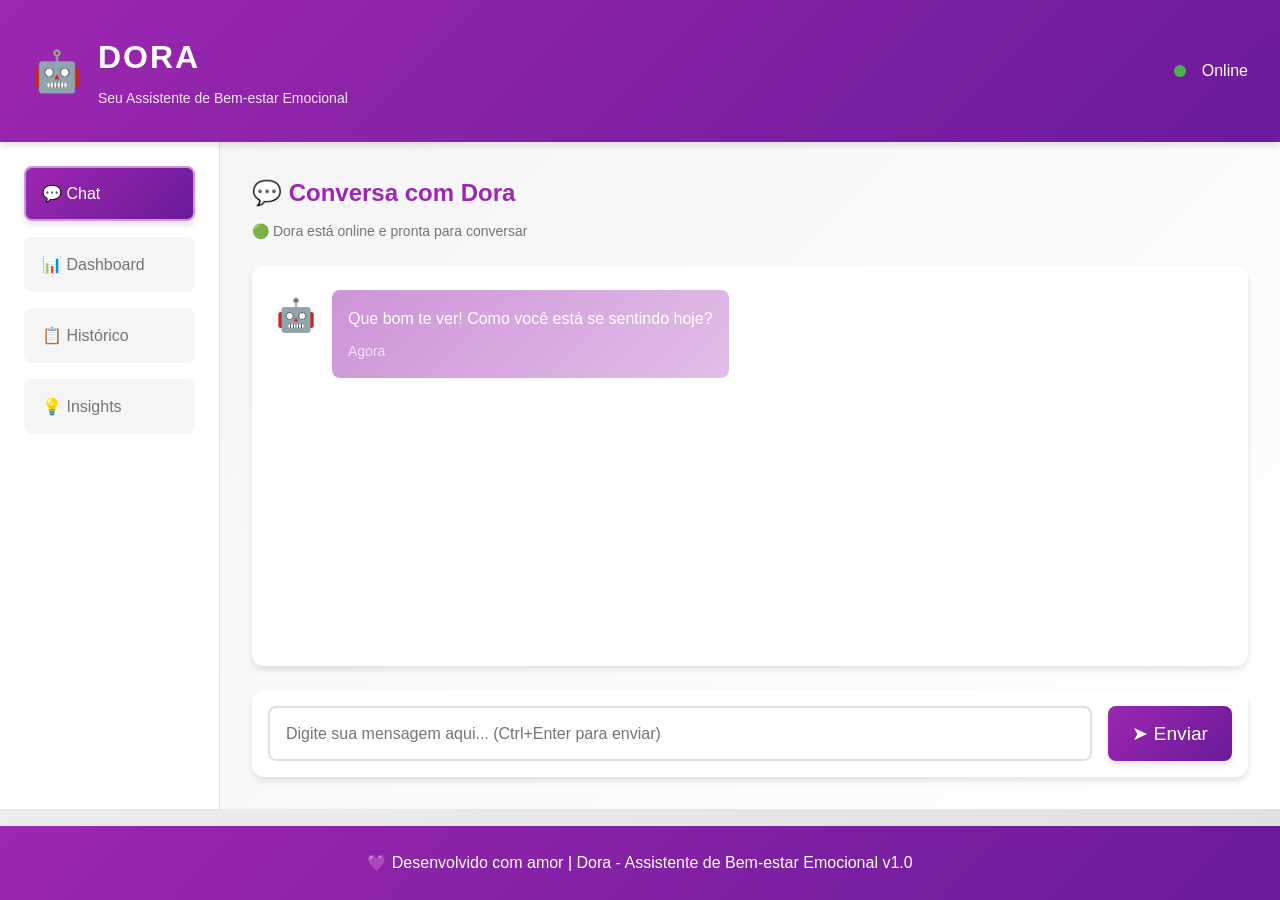
<file: lowcode.html>
<!DOCTYPE html>
<html lang="pt-BR">
<head>
    <meta charset="UTF-8">
    <meta name="viewport" content="width=device-width, initial-scale=1.0">
    <title>Dora - IA de Monitoramento Emocional</title>
    <style>
        /* ================================
           ROOT VARIABLES & RESET
           ================================ */

        :root {
            /* Colors */
            --primary-color: #9C27B0;
            --secondary-color: #6A1B9A;
            --accent-color: #CE93D8;
            --success-color: #4CAF50;
            --warning-color: #FFB300;
            --danger-color: #F44336;
            --info-color: #2196F3;
            
            /* Neutrals */
            --dark-bg: #0F0F1E;
            --light-bg: #F5F5F5;
            --card-bg: #FFFFFF;
            --text-primary: #212121;
            --text-secondary: #757575;
            --border-color: #E0E0E0;
            
            /* Spacing */
            --spacing-xs: 0.25rem;
            --spacing-sm: 0.5rem;
            --spacing-md: 1rem;
            --spacing-lg: 1.5rem;
            --spacing-xl: 2rem;
            --spacing-2xl: 3rem;
            
            /* Typography */
            --font-family: 'Segoe UI', Tahoma, Geneva, Verdana, sans-serif;
            --font-size-sm: 0.875rem;
            --font-size-base: 1rem;
            --font-size-lg: 1.125rem;
            --font-size-xl: 1.5rem;
            --font-size-2xl: 2rem;
            
            /* Shadows */
            --shadow-sm: 0 1px 2px rgba(0, 0, 0, 0.05);
            --shadow-md: 0 4px 6px rgba(0, 0, 0, 0.1);
            --shadow-lg: 0 10px 15px rgba(0, 0, 0, 0.1);
            --shadow-xl: 0 20px 25px rgba(0, 0, 0, 0.15);
            
            /* Transitions */
            --transition: all 0.3s ease;
        }

        /* Reset */
        * {
            margin: 0;
            padding: 0;
            box-sizing: border-box;
        }

        html, body {
            width: 100%;
            height: 100%;
        }

        body {
            font-family: var(--font-family);
            font-size: var(--font-size-base);
            color: var(--text-primary);
            background-color: var(--light-bg);
            line-height: 1.6;
        }

        /* ================================
           CONTAINER & LAYOUT
           ================================ */

        .container {
            display: flex;
            flex-direction: column;
            width: 100%;
            min-height: 100vh;
            background: linear-gradient(135deg, #f5f5f5 0%, #e0e0e0 100%);
        }

        .header {
            background: linear-gradient(135deg, var(--primary-color) 0%, var(--secondary-color) 100%);
            color: white;
            padding: var(--spacing-xl);
            box-shadow: var(--shadow-md);
            position: sticky;
            top: 0;
            z-index: 100;
        }

        .header-content {
            display: flex;
            justify-content: space-between;
            align-items: center;
            max-width: 1400px;
            margin: 0 auto;
            width: 100%;
        }

        .logo {
            display: flex;
            align-items: center;
            gap: var(--spacing-md);
        }

        .logo-icon {
            font-size: 2.5rem;
            animation: float 3s ease-in-out infinite;
        }

        @keyframes float {
            0%, 100% {
                transform: translateY(0px);
            }
            50% {
                transform: translateY(-10px);
            }
        }

        .logo h1 {
            font-size: var(--font-size-2xl);
            font-weight: 700;
            letter-spacing: 2px;
        }

        .tagline {
            font-size: var(--font-size-sm);
            opacity: 0.9;
            margin-top: var(--spacing-xs);
        }

        .user-info {
            display: flex;
            align-items: center;
            gap: var(--spacing-md);
        }

        .status-indicator {
            width: 12px;
            height: 12px;
            border-radius: 50%;
            background-color: #FFB300;
            animation: pulse 2s ease-in-out infinite;
        }

        .status-indicator.active {
            background-color: var(--success-color);
        }

        @keyframes pulse {
            0%, 100% {
                box-shadow: 0 0 0 0 rgba(76, 175, 80, 0.7);
            }
            50% {
                box-shadow: 0 0 0 6px rgba(76, 175, 80, 0);
            }
        }

        .main-content {
            flex: 1;
            display: flex;
            overflow: hidden;
        }

        .layout {
            display: flex;
            width: 100%;
            height: 100%;
        }

        /* ================================
           SIDEBAR NAVIGATION
           ================================ */

        .sidebar {
            width: 220px;
            background-color: var(--card-bg);
            border-right: 1px solid var(--border-color);
            padding: var(--spacing-lg);
            overflow-y: auto;
            box-shadow: var(--shadow-sm);
        }

        .nav-menu {
            display: flex;
            flex-direction: column;
            gap: var(--spacing-md);
        }

        .nav-item {
            padding: var(--spacing-md);
            background-color: var(--light-bg);
            border: 2px solid transparent;
            border-radius: 8px;
            font-size: var(--font-size-base);
            cursor: pointer;
            transition: var(--transition);
            text-align: left;
            font-weight: 500;
            color: var(--text-secondary);
        }

        .nav-item:hover {
            background-color: var(--primary-color);
            color: white;
            transform: translateX(5px);
        }

        .nav-item.active {
            background: linear-gradient(135deg, var(--primary-color), var(--secondary-color));
            color: white;
            border-color: var(--accent-color);
            box-shadow: var(--shadow-md);
        }

        /* ================================
           CONTENT AREA
           ================================ */

        .content-area {
            flex: 1;
            overflow-y: auto;
            padding: var(--spacing-xl);
            background: linear-gradient(135deg, #f5f5f5 0%, #ffffff 100%);
        }

        .section {
            display: none;
            animation: fadeIn 0.3s ease-in;
        }

        .section.active {
            display: block;
        }

        @keyframes fadeIn {
            from {
                opacity: 0;
                transform: translateY(10px);
            }
            to {
                opacity: 1;
                transform: translateY(0);
            }
        }

        /* ================================
           CHAT SECTION
           ================================ */

        .chat-header {
            margin-bottom: var(--spacing-lg);
        }

        .chat-header h2 {
            color: var(--primary-color);
            margin-bottom: var(--spacing-sm);
        }

        .chat-status {
            font-size: var(--font-size-sm);
            color: var(--text-secondary);
        }

        .chat-messages {
            background-color: var(--card-bg);
            border-radius: 12px;
            padding: var(--spacing-lg);
            margin-bottom: var(--spacing-lg);
            height: 400px;
            overflow-y: auto;
            box-shadow: var(--shadow-md);
            display: flex;
            flex-direction: column;
            gap: var(--spacing-md);
        }

        .message {
            display: flex;
            gap: var(--spacing-md);
            animation: slideIn 0.3s ease;
        }

        @keyframes slideIn {
            from {
                opacity: 0;
                transform: translateY(10px);
            }
            to {
                opacity: 1;
                transform: translateY(0);
            }
        }

        .message-avatar {
            font-size: 2rem;
            min-width: 40px;
            text-align: center;
        }

        .message-content {
            background-color: var(--light-bg);
            padding: var(--spacing-md);
            border-radius: 8px;
            max-width: 70%;
        }

        .message-content p {
            margin-bottom: var(--spacing-sm);
        }

        .dora-message .message-content {
            background: linear-gradient(135deg, var(--accent-color), #E1BEE7);
            color: white;
        }

        .user-message {
            justify-content: flex-end;
        }

        .user-message .message-content {
            background-color: var(--primary-color);
            color: white;
        }

        .timestamp {
            font-size: var(--font-size-sm);
            opacity: 0.7;
            display: block;
            margin-top: var(--spacing-sm);
        }

        .chat-input-area {
            background-color: var(--card-bg);
            border-radius: 12px;
            padding: var(--spacing-md);
            box-shadow: var(--shadow-md);
        }

        .chat-form {
            display: flex;
            gap: var(--spacing-md);
        }

        .message-input {
            flex: 1;
            padding: var(--spacing-md);
            border: 2px solid var(--border-color);
            border-radius: 8px;
            font-size: var(--font-size-base);
            font-family: var(--font-family);
            transition: var(--transition);
        }

        .message-input:focus {
            outline: none;
            border-color: var(--primary-color);
            box-shadow: 0 0 0 3px rgba(156, 39, 176, 0.1);
        }

        .send-button {
            padding: var(--spacing-md) var(--spacing-lg);
            background: linear-gradient(135deg, var(--primary-color), var(--secondary-color));
            color: white;
            border: none;
            border-radius: 8px;
            cursor: pointer;
            font-size: 1.2rem;
            transition: var(--transition);
            box-shadow: var(--shadow-md);
        }

        .send-button:hover {
            transform: translateY(-2px);
            box-shadow: var(--shadow-lg);
        }

        .send-button:active {
            transform: translateY(0);
        }

        /* ================================
           DASHBOARD SECTION
           ================================ */

        .dashboard-header, .history-header, .insights-header {
            margin-bottom: var(--spacing-2xl);
        }

        .dashboard-header h2, .history-header h2, .insights-header h2 {
            color: var(--primary-color);
            margin-bottom: var(--spacing-md);
        }

        .subtitle {
            color: var(--text-secondary);
            font-size: var(--font-size-lg);
        }

        .dashboard-grid {
            display: grid;
            grid-template-columns: repeat(auto-fit, minmax(300px, 1fr));
            gap: var(--spacing-lg);
        }

        .card {
            background-color: var(--card-bg);
            border-radius: 12px;
            padding: var(--spacing-lg);
            box-shadow: var(--shadow-md);
            transition: var(--transition);
        }

        .card:hover {
            transform: translateY(-5px);
            box-shadow: var(--shadow-lg);
        }

        .card h3 {
            color: var(--primary-color);
            margin-bottom: var(--spacing-md);
            font-size: var(--font-size-lg);
        }

        /* Emotional State Card */
        .emotional-state {
            grid-column: 1 / 2;
            display: flex;
            flex-direction: column;
            align-items: center;
            justify-content: center;
            text-align: center;
        }

        .emotion-display {
            margin: var(--spacing-xl) 0;
        }

        .emotion-circle {
            width: 120px;
            height: 120px;
            border-radius: 50%;
            background: linear-gradient(135deg, var(--accent-color), var(--primary-color));
            display: flex;
            align-items: center;
            justify-content: center;
            margin: 0 auto var(--spacing-md);
            box-shadow: var(--shadow-lg);
            animation: pulse-circle 2s ease-in-out infinite;
        }

        @keyframes pulse-circle {
            0%, 100% {
                transform: scale(1);
            }
            50% {
                transform: scale(1.05);
            }
        }

        .emotion-emoji {
            font-size: 3rem;
        }

        .emotion-label {
            font-size: var(--font-size-lg);
            color: var(--text-secondary);
            font-weight: 600;
        }

        /* Mood Chart */
        .mood-chart {
            grid-column: 2 / 3;
        }

        .chart-container {
            padding: var(--spacing-md) 0;
        }

        .bar-chart {
            display: flex;
            align-items: flex-end;
            justify-content: space-around;
            height: 150px;
            gap: var(--spacing-md);
            margin-bottom: var(--spacing-lg);
            padding: var(--spacing-md);
            background-color: var(--light-bg);
            border-radius: 8px;
        }

        .bar {
            flex: 1;
            background: linear-gradient(to top, var(--primary-color), var(--accent-color));
            border-radius: 4px 4px 0 0;
            min-height: 10px;
            transition: var(--transition);
            cursor: pointer;
        }

        .bar:hover {
            background: linear-gradient(to top, var(--secondary-color), var(--primary-color));
            transform: scaleY(1.05);
        }

        .chart-labels {
            display: flex;
            justify-content: space-around;
            gap: var(--spacing-md);
            font-size: var(--font-size-sm);
            color: var(--text-secondary);
        }

        .chart-labels span {
            flex: 1;
            text-align: center;
        }

        /* Emotions Overview */
        .emotions-overview {
            grid-column: 3 / 4;
        }

        .emotions-list {
            display: flex;
            flex-direction: column;
            gap: var(--spacing-lg);
        }

        .emotion-item {
            display: grid;
            grid-template-columns: 1fr auto auto;
            align-items: center;
            gap: var(--spacing-md);
        }

        .emotion-bar {
            grid-column: 1 / 2;
            width: 100%;
            height: 24px;
            background-color: var(--light-bg);
            border-radius: 12px;
            overflow: hidden;
            position: relative;
        }

        .emotion-progress {
            height: 100%;
            border-radius: 12px;
            transition: var(--transition);
            position: relative;
        }

        .emotion-progress::after {
            content: '';
            position: absolute;
            top: 0;
            left: 0;
            right: 0;
            bottom: 0;
            background: linear-gradient(90deg, transparent, rgba(255, 255, 255, 0.3));
            border-radius: 12px;
        }

        .emotion-name {
            grid-column: 2 / 3;
            font-weight: 600;
            color: var(--text-primary);
            text-align: right;
        }

        .emotion-percentage {
            grid-column: 3 / 4;
            font-weight: 700;
            color: var(--primary-color);
            text-align: right;
            min-width: 40px;
        }

        /* Statistics */
        .statistics {
            grid-column: 1 / 2;
        }

        .stats-grid {
            display: grid;
            grid-template-columns: repeat(3, 1fr);
            gap: var(--spacing-md);
        }

        .stat-item {
            text-align: center;
            padding: var(--spacing-md);
            background: linear-gradient(135deg, var(--light-bg), #ffffff);
            border-radius: 8px;
            transition: var(--transition);
        }

        .stat-item:hover {
            background: linear-gradient(135deg, var(--accent-color), var(--primary-color));
            color: white;
        }

        .stat-value {
            font-size: var(--font-size-2xl);
            font-weight: 700;
            color: var(--primary-color);
        }

        .stat-item:hover .stat-value {
            color: white;
        }

        .stat-label {
            font-size: var(--font-size-sm);
            color: var(--text-secondary);
            margin-top: var(--spacing-sm);
        }

        .stat-item:hover .stat-label {
            color: rgba(255, 255, 255, 0.9);
        }

        /* ================================
           HISTORY SECTION
           ================================ */

        .history-list {
            display: flex;
            flex-direction: column;
            gap: var(--spacing-md);
        }

        .history-item {
            background-color: var(--card-bg);
            border-radius: 12px;
            padding: var(--spacing-lg);
            display: grid;
            grid-template-columns: 120px 1fr 100px;
            gap: var(--spacing-lg);
            align-items: center;
            box-shadow: var(--shadow-md);
            transition: var(--transition);
        }

        .history-item:hover {
            transform: translateX(5px);
            box-shadow: var(--shadow-lg);
        }

        .history-date {
            font-size: var(--font-size-sm);
            color: var(--text-secondary);
            font-weight: 600;
        }

        .history-preview {
            display: flex;
            flex-direction: column;
            gap: var(--spacing-sm);
        }

        .history-text {
            color: var(--text-primary);
            font-weight: 500;
        }

        .history-emotion {
            font-size: var(--font-size-sm);
            color: var(--primary-color);
        }

        .view-button {
            padding: var(--spacing-sm) var(--spacing-lg);
            background-color: var(--primary-color);
            color: white;
            border: none;
            border-radius: 8px;
            cursor: pointer;
            transition: var(--transition);
            font-weight: 600;
        }

        .view-button:hover {
            background-color: var(--secondary-color);
            transform: translateY(-2px);
        }

        /* ================================
           INSIGHTS SECTION
           ================================ */

        .insights-container {
            display: grid;
            grid-template-columns: repeat(auto-fit, minmax(280px, 1fr));
            gap: var(--spacing-lg);
        }

        .insight-card {
            background-color: var(--card-bg);
            border-radius: 12px;
            padding: var(--spacing-lg);
            border-left: 5px solid;
            box-shadow: var(--shadow-md);
            transition: var(--transition);
        }

        .insight-card:hover {
            transform: translateY(-5px);
            box-shadow: var(--shadow-lg);
        }

        .insight-success {
            border-left-color: var(--success-color);
        }

        .insight-warning {
            border-left-color: var(--warning-color);
        }

        .insight-info {
            border-left-color: var(--info-color);
        }

        .insight-icon {
            font-size: 2rem;
            margin-bottom: var(--spacing-md);
        }

        .insight-card h4 {
            color: var(--text-primary);
            margin-bottom: var(--spacing-md);
            font-size: var(--font-size-lg);
        }

        .insight-card p {
            color: var(--text-secondary);
            line-height: 1.6;
        }

        /* ================================
           FOOTER
           ================================ */

        .footer {
            background: linear-gradient(135deg, var(--primary-color), var(--secondary-color));
            color: white;
            text-align: center;
            padding: var(--spacing-lg);
            box-shadow: var(--shadow-md);
        }

        .footer p {
            margin: 0;
        }

        /* ================================
           SCROLLBAR STYLING
           ================================ */

        ::-webkit-scrollbar {
            width: 8px;
        }

        ::-webkit-scrollbar-track {
            background: var(--light-bg);
        }

        ::-webkit-scrollbar-thumb {
            background: var(--primary-color);
            border-radius: 4px;
        }

        ::-webkit-scrollbar-thumb:hover {
            background: var(--secondary-color);
        }

        /* ================================
           RESPONSIVE DESIGN
           ================================ */

        @media (max-width: 1200px) {
            .dashboard-grid {
                grid-template-columns: repeat(2, 1fr);
            }

            .emotional-state,
            .mood-chart,
            .emotions-overview {
                grid-column: auto !important;
            }

            .statistics {
                grid-column: auto !important;
            }
        }

        @media (max-width: 768px) {
            .layout {
                flex-direction: column;
            }

            .sidebar {
                width: 100%;
                padding: var(--spacing-md);
                border-right: none;
                border-bottom: 1px solid var(--border-color);
                max-height: 80px;
                overflow-x: auto;
                overflow-y: hidden;
            }

            .nav-menu {
                flex-direction: row;
                gap: var(--spacing-md);
                overflow-x: auto;
                padding-bottom: var(--spacing-sm);
            }

            .nav-item {
                white-space: nowrap;
                flex-shrink: 0;
            }

            .content-area {
                padding: var(--spacing-md);
            }

            .header-content {
                flex-direction: column;
                gap: var(--spacing-md);
            }

            .dashboard-grid {
                grid-template-columns: 1fr;
            }

            .message-content {
                max-width: 85%;
            }

            .history-item {
                grid-template-columns: 1fr;
                gap: var(--spacing-md);
            }

            .history-date {
                order: -1;
            }

            .history-preview {
                order: 0;
            }

            .view-button {
                order: 1;
            }

            .insights-container {
                grid-template-columns: 1fr;
            }

            .stats-grid {
                grid-template-columns: 1fr;
            }
        }

        @media (max-width: 480px) {
            :root {
                --spacing-lg: 1rem;
                --font-size-2xl: 1.5rem;
            }

            .logo h1 {
                font-size: var(--font-size-xl);
            }

            .chat-messages {
                height: 300px;
            }

            .emotion-circle {
                width: 100px;
                height: 100px;
            }

            .emotion-emoji {
                font-size: 2.5rem;
            }

            .bar-chart {
                height: 120px;
            }
        }
    </style>
</head>
<body>
    <div class="container">
        <!-- HEADER -->
        <header class="header">
            <div class="header-content">
                <div class="logo">
                    <span class="logo-icon">🤖</span>
                    <div>
                        <h1>DORA</h1>
                        <p class="tagline">Seu Assistente de Bem-estar Emocional</p>
                    </div>
                </div>
                <div class="user-info">
                    <div class="status-indicator active"></div>
                    <span>Online</span>
                </div>
            </div>
        </header>

        <!-- MAIN CONTENT -->
        <div class="main-content">
            <div class="layout">
                <!-- SIDEBAR -->
                <aside class="sidebar">
                    <nav class="nav-menu">
                        <button class="nav-item active" data-section="chat">
                            💬 Chat
                        </button>
                        <button class="nav-item" data-section="dashboard">
                            📊 Dashboard
                        </button>
                        <button class="nav-item" data-section="history">
                            📋 Histórico
                        </button>
                        <button class="nav-item" data-section="insights">
                            💡 Insights
                        </button>
                    </nav>
                </aside>

                <!-- CONTENT AREA -->
                <div class="content-area">
                    <!-- SECTION: CHAT -->
                    <section id="chat-section" class="section active">
                        <div class="chat-header">
                            <h2>💬 Conversa com Dora</h2>
                            <p class="chat-status">🟢 Dora está online e pronta para conversar</p>
                        </div>

                        <div class="chat-messages" id="chat-messages"></div>

                        <div class="chat-input-area">
                            <form class="chat-form" id="chat-form">
                                <input 
                                    type="text" 
                                    id="message-input" 
                                    class="message-input" 
                                    placeholder="Digite sua mensagem aqui... (Ctrl+Enter para enviar)"
                                    autocomplete="off"
                                >
                                <button type="submit" class="send-button">
                                    ➤ Enviar
                                </button>
                            </form>
                        </div>
                    </section>

                    <!-- SECTION: DASHBOARD -->
                    <section id="dashboard-section" class="section">
                        <div class="dashboard-header">
                            <h2>📊 Dashboard Emocional</h2>
                            <p class="subtitle">Visualize suas emoções e padrões de bem-estar</p>
                        </div>

                        <div class="dashboard-grid">
                            <!-- Estado Emocional Atual -->
                            <div class="card emotional-state">
                                <h3>Estado Emocional Atual</h3>
                                <div class="emotion-display">
                                    <div class="emotion-circle">
                                        <span class="emotion-emoji">😊</span>
                                    </div>
                                    <p class="emotion-label">Alegre</p>
                                </div>
                            </div>

                            <!-- Gráfico de Humor -->
                            <div class="card mood-chart">
                                <h3>Humor da Semana</h3>
                                <div class="chart-container">
                                    <div class="bar-chart">
                                        <div class="bar" style="height: 60%;"></div>
                                        <div class="bar" style="height: 75%;"></div>
                                        <div class="bar" style="height: 85%;"></div>
                                        <div class="bar" style="height: 70%;"></div>
                                        <div class="bar" style="height: 80%;"></div>
                                        <div class="bar" style="height: 90%;"></div>
                                        <div class="bar" style="height: 88%;"></div>
                                    </div>
                                    <div class="chart-labels">
                                        <span>Seg</span>
                                        <span>Ter</span>
                                        <span>Qua</span>
                                        <span>Qui</span>
                                        <span>Sex</span>
                                        <span>Sab</span>
                                        <span>Dom</span>
                                    </div>
                                </div>
                            </div>

                            <!-- Emoções em Detalhes -->
                            <div class="card emotions-overview">
                                <h3>Emoções Detectadas</h3>
                                <div class="emotions-list">
                                    <div class="emotion-item">
                                        <div class="emotion-bar">
                                            <div class="emotion-progress" style="width: 85%; background: linear-gradient(90deg, #4CAF50, #8BC34A);"></div>
                                        </div>
                                        <span class="emotion-name">Alegria</span>
                                        <span class="emotion-percentage">85%</span>
                                    </div>
                                    <div class="emotion-item">
                                        <div class="emotion-bar">
                                            <div class="emotion-progress" style="width: 35%; background: linear-gradient(90deg, #2196F3, #64B5F6);"></div>
                                        </div>
                                        <span class="emotion-name">Calma</span>
                                        <span class="emotion-percentage">35%</span>
                                    </div>
                                    <div class="emotion-item">
                                        <div class="emotion-bar">
                                            <div class="emotion-progress" style="width: 25%; background: linear-gradient(90deg, #FFB300, #FFC107);"></div>
                                        </div>
                                        <span class="emotion-name">Ansiedade</span>
                                        <span class="emotion-percentage">25%</span>
                                    </div>
                                    <div class="emotion-item">
                                        <div class="emotion-bar">
                                            <div class="emotion-progress" style="width: 15%; background: linear-gradient(90deg, #F44336, #EF5350);"></div>
                                        </div>
                                        <span class="emotion-name">Tristeza</span>
                                        <span class="emotion-percentage">15%</span>
                                    </div>
                                </div>
                            </div>

                            <!-- Estatísticas -->
                            <div class="card statistics">
                                <h3>Estatísticas</h3>
                                <div class="stats-grid">
                                    <div class="stat-item">
                                        <div class="stat-value">24</div>
                                        <div class="stat-label">Conversas</div>
                                    </div>
                                    <div class="stat-item">
                                        <div class="stat-value">8h</div>
                                        <div class="stat-label">Tempo Total</div>
                                    </div>
                                    <div class="stat-item">
                                        <div class="stat-value">4</div>
                                        <div class="stat-label">Dias Seguidos</div>
                                    </div>
                                </div>
                            </div>
                        </div>
                    </section>

                    <!-- SECTION: HISTORY -->
                    <section id="history-section" class="section">
                        <div class="history-header">
                            <h2>📋 Histórico de Conversas</h2>
                            <p class="subtitle">Acompanhe suas conversas anteriores com a Dora</p>
                        </div>

                        <div class="history-list">
                            <div class="history-item">
                                <div class="history-date">
                                    📅 02/05/2026
                                    <br>14:30
                                </div>
                                <div class="history-preview">
                                    <p class="history-text">"Como lidar com o estresse do trabalho?"</p>
                                    <span class="history-emotion">😰 Ansiedade detectada</span>
                                </div>
                                <button class="view-button">Ver</button>
                            </div>

                            <div class="history-item">
                                <div class="history-date">
                                    📅 01/05/2026
                                    <br>19:45
                                </div>
                                <div class="history-preview">
                                    <p class="history-text">"Tive um dia incrível no trabalho!"</p>
                                    <span class="history-emotion">😊 Alegria detectada</span>
                                </div>
                                <button class="view-button">Ver</button>
                            </div>

                            <div class="history-item">
                                <div class="history-date">
                                    📅 30/04/2026
                                    <br>10:15
                                </div>
                                <div class="history-preview">
                                    <p class="history-text">"Preciso de ajuda com minhas relações pessoais"</p>
                                    <span class="history-emotion">😔 Tristeza detectada</span>
                                </div>
                                <button class="view-button">Ver</button>
                            </div>

                            <div class="history-item">
                                <div class="history-date">
                                    📅 29/04/2026
                                    <br>16:00
                                </div>
                                <div class="history-preview">
                                    <p class="history-text">"Estou me sentindo calmo e em paz"</p>
                                    <span class="history-emotion">😌 Serenidade detectada</span>
                                </div>
                                <button class="view-button">Ver</button>
                            </div>
                        </div>
                    </section>

                    <!-- SECTION: INSIGHTS -->
                    <section id="insights-section" class="section">
                        <div class="insights-header">
                            <h2>💡 Insights e Recomendações</h2>
                            <p class="subtitle">Dicas personalizadas para melhorar seu bem-estar</p>
                        </div>

                        <div class="insights-container">
                            <div class="insight-card insight-success">
                                <div class="insight-icon">✅</div>
                                <h4>Parabéns!</h4>
                                <p>Você tem mantido um excelente nível de bem-estar. Continue com as práticas que está fazendo!</p>
                            </div>

                            <div class="insight-card insight-warning">
                                <div class="insight-icon">⚠️</div>
                                <h4>Atenção</h4>
                                <p>Detectamos picos de ansiedade nos últimos 3 dias. Que tal praticar uma técnica de meditação?</p>
                            </div>

                            <div class="insight-card insight-info">
                                <div class="insight-icon">💤</div>
                                <h4>Qualidade do Sono</h4>
                                <p>Você relatou dormir melhor quando pratica exercícios físicos. Mantenha essa rotina!</p>
                            </div>

                            <div class="insight-card insight-info">
                                <div class="insight-icon">🧘</div>
                                <h4>Meditação Diária</h4>
                                <p>Apenas 10 minutos de meditação por dia podem reduzir significativamente o estresse.</p>
                            </div>

                            <div class="insight-card insight-success">
                                <div class="insight-icon">👥</div>
                                <h4>Relações Sociais</h4>
                                <p>Sua alegria aumenta após interações sociais. Passe mais tempo com pessoas que você ama!</p>
                            </div>

                            <div class="insight-card insight-warning">
                                <div class="insight-icon">🎯</div>
                                <h4>Estabeleça Metas</h4>
                                <p>Pessoas com objetivos claros relatam maior satisfação. Defina suas metas de curto prazo!</p>
                            </div>
                        </div>
                    </section>
                </div>
            </div>
        </div>

        <!-- FOOTER -->
        <footer class="footer">
            <p>💜 Desenvolvido com amor | Dora - Assistente de Bem-estar Emocional v1.0</p>
        </footer>
    </div>

    <script>
        // ================================
        // DORA - Emotional Monitoring AI
        // Navigation & Interactivity
        // ================================

        // Get all navigation items and sections
        const navItems = document.querySelectorAll('.nav-item');
        const sections = document.querySelectorAll('.section');
        const chatForm = document.getElementById('chat-form');
        const messageInput = document.getElementById('message-input');
        const chatMessages = document.querySelector('.chat-messages');

        // Sample responses from Dora AI
        const doraResponses = {
            greeting: [
                'Que bom te ver! Como você está se sentindo hoje?',
                'Olá! Estou aqui para te ouvir. O que está em sua mente?',
                'Oi! Vamos conversar sobre seus sentimentos?'
            ],
            positive: [
                'Que alegria! É incrível ouvir isso! 😊',
                'Que maravilhoso! Continue assim!',
                'Adorei ouvir isso! Você está brilhando! ✨'
            ],
            negative: [
                'Entendo que você está passando por isso. Quer falar mais sobre?',
                'Estou aqui para ajudar. Todos temos dias difíceis.',
                'Obrigada por compartilhar. Vamos trabalhar juntas nisto.'
            ],
            anxiety: [
                'A ansiedade é comum. Que tal tentarmos uma técnica de respiração?',
                'Eu sinto que você está um pouco ansioso. Posso ajudar com algumas estratégias.',
                'Tudo bem sentir-se assim. Vamos encontrar maneiras de acalmar.'
            ],
            gratitude: [
                'De nada! Estou aqui sempre que precisar! 💜',
                'Fico feliz em poder ajudar!',
                'Você é incrível! Continue tomando conta de você!'
            ]
        };

        // ================================
        // EVENT LISTENERS
        // ================================

        // Navigation switching
        navItems.forEach(item => {
            item.addEventListener('click', () => {
                // Remove active class from all items
                navItems.forEach(nav => nav.classList.remove('active'));
                sections.forEach(section => section.classList.remove('active'));

                // Add active class to clicked item
                item.classList.add('active');
                const sectionId = `${item.dataset.section}-section`;
                const section = document.getElementById(sectionId);
                
                if (section) {
                    section.classList.add('active');
                }
            });
        });

        // Chat form submission
        chatForm.addEventListener('submit', (e) => {
            e.preventDefault();
            
            const message = messageInput.value.trim();
            
            if (message === '') return;

            // Add user message
            addMessage(message, 'user');
            
            // Clear input
            messageInput.value = '';
            messageInput.focus();

            // Simulate Dora's response with delay
            setTimeout(() => {
                const response = generateDoraResponse(message);
                addMessage(response, 'dora');
            }, 500 + Math.random() * 1000);
        });

        // ================================
        // FUNCTIONS
        // ================================

        /**
         * Add a message to the chat
         * @param {string} message - The message text
         * @param {string} sender - 'user' or 'dora'
         */
        function addMessage(message, sender) {
            const messageDiv = document.createElement('div');
            messageDiv.className = `message ${sender}-message`;

            const timestamp = new Date().toLocaleTimeString('pt-BR', {
                hour: '2-digit',
                minute: '2-digit'
            });

            if (sender === 'user') {
                messageDiv.innerHTML = `
                    <div class="message-content">
                        <p>${escapeHtml(message)}</p>
                        <span class="timestamp">${timestamp}</span>
                    </div>
                    <div class="message-avatar">👤</div>
                `;
            } else {
                messageDiv.innerHTML = `
                    <div class="message-avatar">🤖</div>
                    <div class="message-content">
                        <p>${message}</p>
                        <span class="timestamp">Agora</span>
                    </div>
                `;
            }

            chatMessages.appendChild(messageDiv);
            
            // Scroll to bottom
            chatMessages.scrollTop = chatMessages.scrollHeight;
        }

        /**
         * Generate a response from Dora based on user message
         * @param {string} message - User message
         * @returns {string} - Dora's response
         */
        function generateDoraResponse(message) {
            const lowerMessage = message.toLowerCase();

            // Detect emotion and respond accordingly
            if (
                lowerMessage.includes('obrigado') ||
                lowerMessage.includes('obrigada') ||
                lowerMessage.includes('valeu')
            ) {
                return getRandomResponse(doraResponses.gratitude);
            }

            if (
                lowerMessage.includes('ansiedade') ||
                lowerMessage.includes('ansioso') ||
                lowerMessage.includes('preocupado') ||
                lowerMessage.includes('assustado')
            ) {
                return getRandomResponse(doraResponses.anxiety);
            }

            if (
                lowerMessage.includes('feliz') ||
                lowerMessage.includes('alegre') ||
                lowerMessage.includes('bem') ||
                lowerMessage.includes('ótimo') ||
                lowerMessage.includes('excelente')
            ) {
                return getRandomResponse(doraResponses.positive);
            }

            if (
                lowerMessage.includes('triste') ||
                lowerMessage.includes('mal') ||
                lowerMessage.includes('ruim') ||
                lowerMessage.includes('deprimido') ||
                lowerMessage.includes('infeliz')
            ) {
                return getRandomResponse(doraResponses.negative);
            }

            // Default response
            return getRandomResponse([
                'Entendi! Pode me contar mais sobre isso?',
                'Interessante! Como você se sente com relação a isso?',
                'Que perspectiva interessante. Qual é o contexto?',
                'Ótimo! Vamos conversar mais sobre isso.'
            ]);
        }

        /**
         * Get a random response from an array
         * @param {array} responseArray - Array of responses
         * @returns {string} - Random response
         */
        function getRandomResponse(responseArray) {
            return responseArray[Math.floor(Math.random() * responseArray.length)];
        }

        /**
         * Escape HTML special characters
         * @param {string} text - Text to escape
         * @returns {string} - Escaped text
         */
        function escapeHtml(text) {
            const div = document.createElement('div');
            div.textContent = text;
            return div.innerHTML;
        }

        // ================================
        // INITIALIZATION
        // ================================

        /**
         * Initialize the application
         */
        function initialize() {
            console.log('Dora AI Initialized ✨');
            
            // Show welcome message
            addMessage(doraResponses.greeting[0], 'dora');
            
            // Add keyboard shortcut info
            document.addEventListener('keydown', (e) => {
                // Ctrl/Cmd + Enter to send message
                if ((e.ctrlKey || e.metaKey) && e.key === 'Enter') {
                    if (document.activeElement === messageInput) {
                        chatForm.dispatchEvent(new Event('submit'));
                    }
                }
            });
        }

        // Initialize when DOM is ready
        document.addEventListener('DOMContentLoaded', initialize);

        // ================================
        // ADDITIONAL INTERACTIVITY
        // ================================

        // Add smooth scroll behavior
        document.documentElement.style.scrollBehavior = 'smooth';

        // Track user focus for engagement
        document.addEventListener('visibilitychange', () => {
            if (document.hidden) {
                console.log('Dora paused - tab not active');
            } else {
                console.log('Dora resumed - welcome back!');
            }
        });

        // Prevent empty messages
        messageInput.addEventListener('keydown', (e) => {
            if (e.key === 'Enter' && !e.shiftKey) {
                e.preventDefault();
                chatForm.dispatchEvent(new Event('submit'));
            }
        });

        // Add active state to navigation on page load
        window.addEventListener('load', () => {
            console.log('Dora AI fully loaded and ready!');
        });
    </script>
</body>
</html>
</file>
